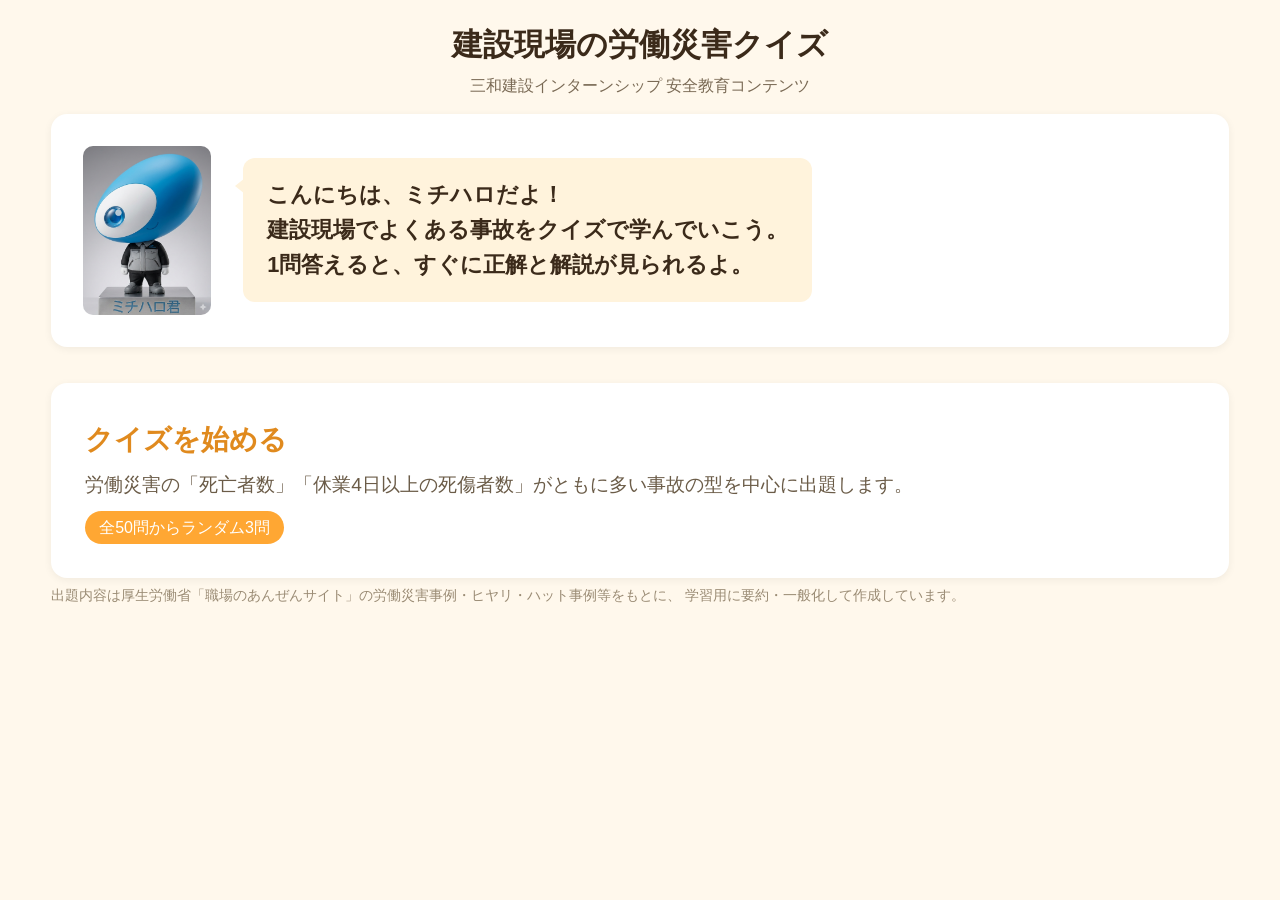
<file: index.html>
<!DOCTYPE html>
<html lang="ja">
<head>
<meta charset="UTF-8">
<meta name="viewport" content="width=device-width, initial-scale=1.0">
<title>建設現場の労働災害クイズ｜三和建設インターンシップ</title>
<link rel="stylesheet" href="css/style.css">
</head>
<body>
<div class="page">
  <header class="app-header">
    <h1>建設現場の労働災害クイズ</h1>
    <p>三和建設インターンシップ 安全教育コンテンツ</p>
  </header>

  <div class="mascot-intro">
    <img src="3Dミチハロ君.png" alt="ミチハロくん">
    <div class="speech-bubble">
      こんにちは、ミチハロだよ！<br>
      建設現場でよくある事故をクイズで学んでいこう。<br>
      1問答えると、すぐに正解と解説が見られるよ。
    </div>
  </div>

  <div class="mode-cards">
    <a class="mode-card" href="quiz.html">
      <h2>クイズを始める</h2>
      <p>労働災害の「死亡者数」「休業4日以上の死傷者数」がともに多い事故の型を中心に出題します。</p>
      <span class="count-badge">全50問からランダム3問</span>
    </a>
  </div>

  <p class="source-note">
    出題内容は厚生労働省「職場のあんぜんサイト」の労働災害事例・ヒヤリ・ハット事例等をもとに、
    学習用に要約・一般化して作成しています。
  </p>
</div>
</body>
</html>
</file>
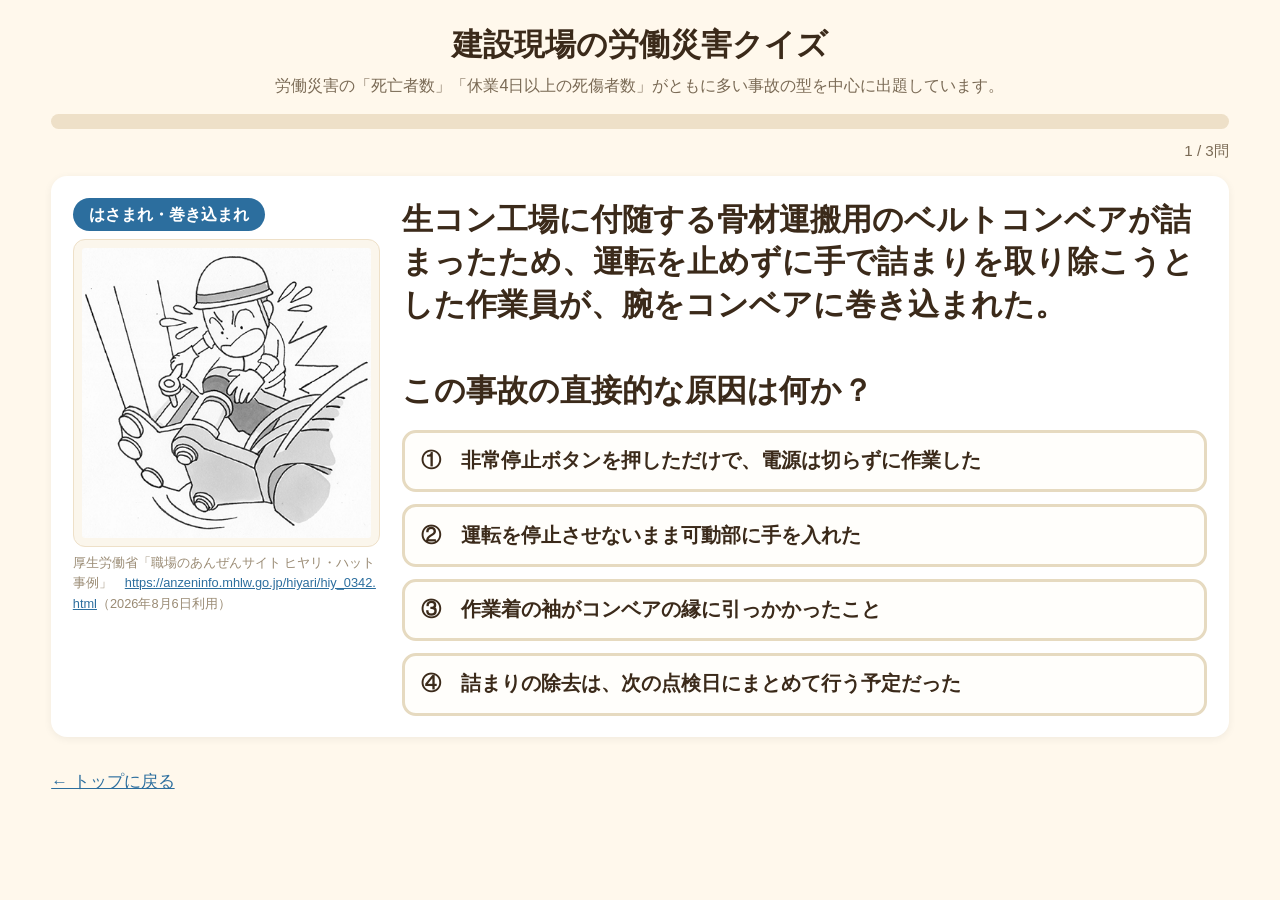
<file: answer.html>
<!DOCTYPE html>
<html lang="ja">
<head>
<meta charset="UTF-8">
<meta name="viewport" content="width=device-width, initial-scale=1.0">
<title>回答結果｜建設現場の労働災害クイズ</title>
<link rel="stylesheet" href="css/style.css">
</head>
<body>
<div class="page">
  <header class="app-header">
    <h1 id="setTitle">クイズ</h1>
    <p id="setDesc"></p>
  </header>

  <div id="quizArea">
    <div class="progress-bar"><div class="progress-bar-fill" id="progressFill"></div></div>
    <div class="progress-label" id="progressLabel"></div>

    <div class="question-card">
      <div class="card-media">
        <span class="category-tag" id="categoryTag"></span>
        <img class="question-image" id="questionImage" alt="">
        <p class="image-credit" id="imageCredit"></p>
      </div>
      <div class="card-content">
        <div id="answerView">
          <p class="question-recap" id="questionRecap"></p>
          <div class="judge-banner" id="judgeBanner"></div>
          <p class="answer-summary" id="answerSummary"></p>
          <div class="mascot-comment">
            <img id="mascotImage" src="3Dミチハロ君.png" alt="ミチハロくん">
            <div class="speech-bubble" id="explanationText"></div>
          </div>
          <p class="source-note" id="sourceNote"></p>
          <button class="next-btn" id="nextBtn">次の問題へ</button>
        </div>
      </div>
    </div>
  </div>

  <a class="back-link" href="index.html">← トップに戻る</a>
</div>

<script src="data/category_images.js"></script>
<script src="data/questions.js"></script>
<script src="js/storage.js"></script>
<script src="js/answer.js"></script>
</body>
</html>
</file>
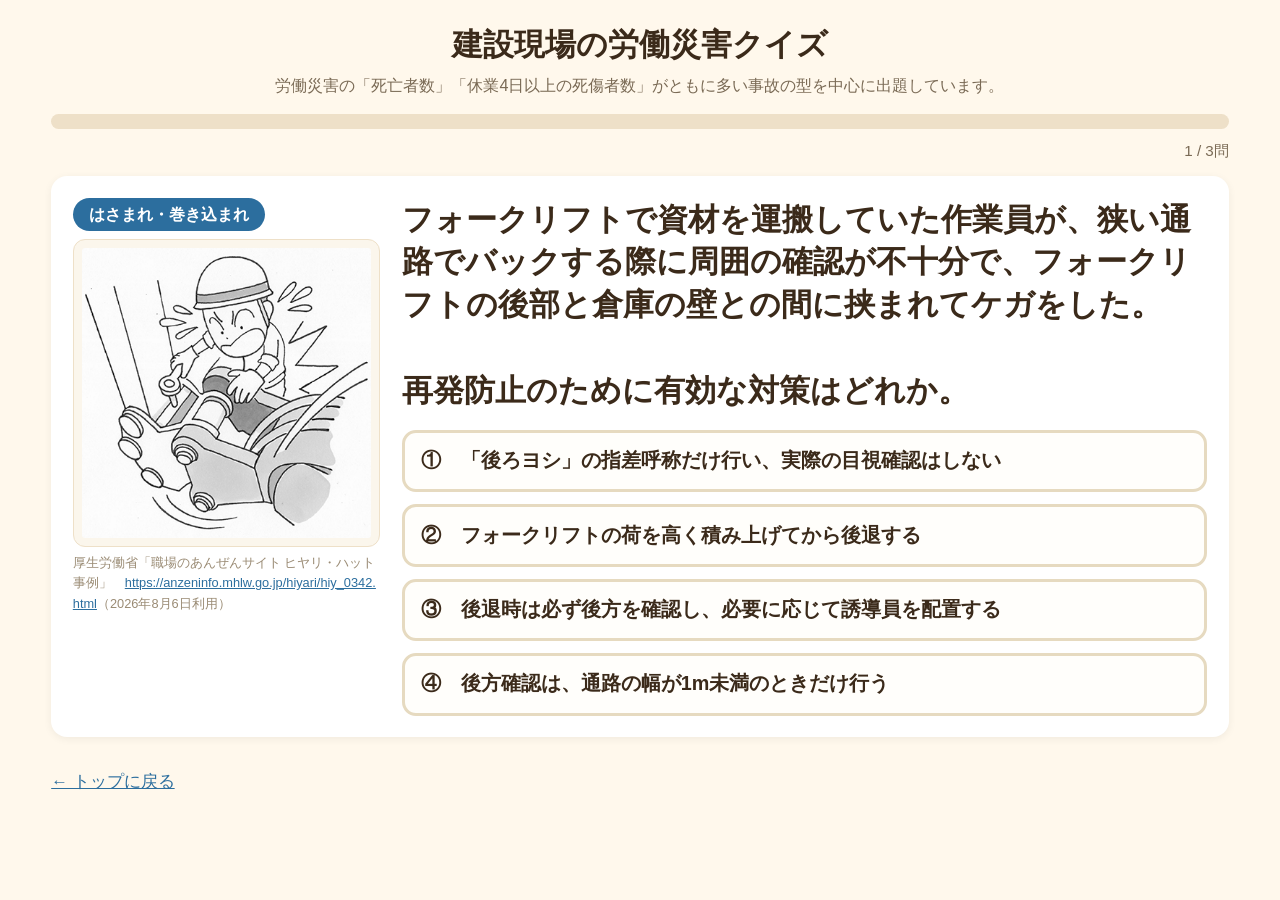
<file: quiz.html>
<!DOCTYPE html>
<html lang="ja">
<head>
<meta charset="UTF-8">
<meta name="viewport" content="width=device-width, initial-scale=1.0">
<title>クイズ｜建設現場の労働災害クイズ</title>
<link rel="stylesheet" href="css/style.css">
</head>
<body>
<div class="page">
  <header class="app-header">
    <h1 id="setTitle">クイズ</h1>
    <p id="setDesc"></p>
  </header>

  <div id="quizArea">
    <div class="progress-bar"><div class="progress-bar-fill" id="progressFill"></div></div>
    <div class="progress-label" id="progressLabel"></div>

    <div class="question-card">
      <div class="card-media">
        <span class="category-tag" id="categoryTag"></span>
        <img class="question-image" id="questionImage" alt="">
        <p class="image-credit" id="imageCredit"></p>
      </div>
      <div class="card-content">
        <div id="questionView">
          <p class="question-text" id="questionText"></p>
          <div class="choices" id="choices"></div>
        </div>
      </div>
    </div>
  </div>

  <div class="finish-screen" id="finishScreen" style="display:none;">
    <p>お疲れさまでした！</p>
    <p class="score" id="finalScore"></p>
    <a class="primary-btn" href="index.html">トップへ戻る</a>
    <div class="finish-mascot-walk" aria-hidden="true"></div>
  </div>

  <a class="back-link" href="index.html">← トップに戻る</a>
</div>

<script src="data/category_images.js"></script>
<script src="data/questions.js"></script>
<script src="js/storage.js"></script>
<script src="js/app.js"></script>
</body>
</html>
</file>
<file: css/style.css>
:root {
  --color-main: #FFA733;
  --color-main-dark: #E08A1E;
  --color-accent: #2C6E9E;
  --color-correct: #2E9E5B;
  --color-wrong: #D0453C;
  --color-bg: #FFF8EC;
  --color-card: #FFFFFF;
  --color-text: #3B2A1A;
  --radius: 16px;
}

* {
  box-sizing: border-box;
}

body {
  margin: 0;
  font-family: "Hiragino Kaku Gothic ProN", "Yu Gothic", "Meiryo", sans-serif;
  background: var(--color-bg);
  color: var(--color-text);
  line-height: 1.6;
}

.page {
  max-width: 1760px;
  width: 96%;
  margin: 0 auto;
  padding: clamp(10px, 1.6vmin, 24px) clamp(12px, 2vw, 32px) clamp(16px, 2vmin, 32px);
}

header.app-header {
  text-align: center;
  margin-bottom: clamp(10px, 1.6vmin, 20px);
}

header.app-header h1 {
  font-size: clamp(1.6rem, 3.4vmin, 2.6rem);
  margin: 6px 0 4px;
}

header.app-header p {
  margin: 0;
  font-size: clamp(1rem, 1.8vmin, 1.3rem);
  color: #7a6a55;
}

.mascot-intro {
  display: flex;
  align-items: center;
  gap: clamp(16px, 2.5vw, 32px);
  background: var(--color-card);
  border-radius: var(--radius);
  padding: clamp(16px, 2.5vw, 32px);
  margin-bottom: clamp(20px, 3vw, 36px);
  box-shadow: 0 2px 8px rgba(0,0,0,0.06);
}

.mascot-intro img {
  width: clamp(100px, 10vw, 160px);
  height: auto;
  flex-shrink: 0;
  border-radius: 10px;
}

.speech-bubble {
  position: relative;
  background: #FFF3DC;
  border-radius: 12px;
  padding: clamp(12px, 1.6vw, 20px) clamp(16px, 2vw, 24px);
  font-size: clamp(1.2rem, 1.7vw, 1.8rem);
  font-weight: 700;
}

.speech-bubble::before {
  content: "";
  position: absolute;
  left: -8px;
  top: 20px;
  border-width: 8px 10px 8px 0;
  border-style: solid;
  border-color: transparent #FFF3DC transparent transparent;
}

.mode-cards {
  display: grid;
  gap: 16px;
}

.mode-card {
  display: block;
  background: var(--color-card);
  border-radius: var(--radius);
  padding: clamp(20px, 2.5vw, 32px);
  text-decoration: none;
  color: var(--color-text);
  box-shadow: 0 2px 8px rgba(0,0,0,0.06);
  border: 2px solid transparent;
  transition: border-color 0.15s, transform 0.15s;
}

.mode-card:hover, .mode-card:focus-visible {
  border-color: var(--color-main);
  transform: translateY(-2px);
}

.mode-card h2 {
  margin: 0 0 8px;
  font-size: clamp(1.5rem, 2.2vw, 2.2rem);
  color: var(--color-main-dark);
}

.mode-card p {
  margin: 0;
  font-size: clamp(1.1rem, 1.5vw, 1.5rem);
  color: #6b5c48;
}

.mode-card .count-badge {
  display: inline-block;
  margin-top: 10px;
  font-size: clamp(1rem, 1.2vw, 1.3rem);
  background: var(--color-main);
  color: #fff;
  padding: 4px 14px;
  border-radius: 999px;
}

.progress-bar {
  height: clamp(10px, 1.2vw, 16px);
  background: #eee0c8;
  border-radius: 999px;
  overflow: hidden;
  margin-bottom: 10px;
}

.progress-bar-fill {
  height: 100%;
  background: var(--color-main);
  transition: width 0.2s;
}

.progress-label {
  font-size: clamp(0.95rem, 1.6vmin, 1.3rem);
  color: #7a6a55;
  text-align: right;
  margin-bottom: clamp(10px, 1.4vmin, 18px);
}

.question-card {
  display: flex;
  align-items: flex-start;
  gap: clamp(20px, 2.4vmin, 36px);
  background: var(--color-card);
  border-radius: var(--radius);
  padding: clamp(18px, 2.4vmin, 36px);
  box-shadow: 0 2px 8px rgba(0,0,0,0.06);
  margin-bottom: 16px;
}

.card-media {
  flex: 0 0 clamp(260px, 24vw, 380px);
  width: clamp(260px, 24vw, 380px);
}

.card-content {
  flex: 1;
  min-width: 0;
}

.category-tag {
  display: inline-block;
  font-size: clamp(0.95rem, 1.8vmin, 1.25rem);
  background: var(--color-accent);
  color: #fff;
  padding: 4px 16px;
  border-radius: 999px;
  margin-bottom: 8px;
  font-weight: bold;
}

.question-image {
  display: none;
  width: 100%;
  height: auto;
  margin: 0;
  border-radius: 12px;
  background: #FBF6EC;
  border: 1px solid #EEE0C8;
  padding: 8px;
  box-sizing: border-box;
}

.image-credit {
  display: none;
  font-size: clamp(0.8rem, 1.3vmin, 1rem);
  color: #9a8b74;
  text-align: left;
  margin: 6px 0 0;
  word-break: break-all;
}

@media (max-width: 720px) {
  .question-card {
    flex-direction: column;
  }
  .card-media {
    flex: none;
    width: 100%;
  }
}

.image-credit a {
  color: #2C6E9E;
}

.question-text {
  font-size: clamp(1.5rem, 3.4vmin, 2.3rem);
  font-weight: 700;
  line-height: 1.4;
  margin: 0 0 18px;
  white-space: pre-wrap;
}

.choices {
  display: grid;
  gap: 12px;
}

.choice-btn {
  text-align: left;
  padding: clamp(12px, 1.6vmin, 18px) clamp(16px, 1.8vmin, 22px);
  border-radius: 14px;
  border: 3px solid #e6dac0;
  background: #fffefb;
  font-size: clamp(1.15rem, 2.2vmin, 1.6rem);
  font-weight: 600;
  line-height: 1.4;
  cursor: pointer;
  color: var(--color-text);
}

.choice-btn:hover:not(:disabled) {
  border-color: var(--color-main);
}

.choice-btn:disabled {
  cursor: default;
}

.choice-btn.correct {
  background: #E8F7EE;
  border-color: var(--color-correct);
  font-weight: bold;
}

.choice-btn.wrong {
  background: #FBEAE8;
  border-color: var(--color-wrong);
}

#answerView {
  animation: fadein 0.2s ease-in;
}

@keyframes fadein {
  from { opacity: 0; transform: translateY(4px); }
  to { opacity: 1; transform: translateY(0); }
}

.question-recap {
  font-size: clamp(0.9rem, 1.5vmin, 1.15rem);
  color: #9a8b74;
  font-weight: 600;
  margin: 0 0 8px;
  white-space: pre-wrap;
}

.judge-banner {
  font-size: clamp(1.6rem, 4vmin, 2.6rem);
  font-weight: 800;
  text-align: center;
  padding: clamp(8px, 1.4vmin, 14px) 16px;
  border-radius: 16px;
  margin-bottom: 8px;
}

.judge-banner.correct {
  background: #E8F7EE;
  color: var(--color-correct);
}

.judge-banner.wrong {
  background: #FBEAE8;
  color: var(--color-wrong);
}

.answer-summary {
  margin: 0 0 4px;
}

.answer-summary .answer-yours {
  font-size: clamp(1.1rem, 2vmin, 1.5rem);
  color: #9a8b74;
  margin: 0 0 4px;
}

.answer-summary .answer-correct {
  font-size: clamp(1.3rem, 2.6vmin, 1.9rem);
  font-weight: 800;
  color: var(--color-correct);
  margin: 0 0 4px;
  line-height: 1.35;
}

.mascot-comment {
  display: flex;
  gap: clamp(10px, 1.3vmin, 14px);
  align-items: flex-start;
  margin-top: 6px;
}

.mascot-comment img {
  width: clamp(96px, 10.5vmin, 144px);
  height: auto;
  flex-shrink: 0;
  border-radius: 8px;
}

.mascot-comment .speech-bubble {
  font-size: clamp(1.1rem, 2.2vmin, 1.6rem);
  font-weight: 700;
  line-height: 1.4;
  padding: clamp(8px, 1.2vmin, 14px) clamp(12px, 1.6vmin, 18px);
  background: #FFF3DC;
  border: 1px solid #F3DFA8;
}

.mascot-comment .speech-bubble p {
  margin: 0;
}

.mascot-comment .speech-bubble p + p {
  margin-top: 0.5em;
}

.next-btn, .primary-btn {
  display: inline-block;
  margin-top: 16px;
  padding: clamp(12px, 1.6vmin, 18px) clamp(28px, 3vw, 40px);
  background: var(--color-main);
  color: #fff;
  border: none;
  border-radius: 999px;
  font-size: clamp(1.15rem, 2vmin, 1.6rem);
  font-weight: 700;
  cursor: pointer;
  text-decoration: none;
}

.next-btn:hover, .primary-btn:hover {
  background: var(--color-main-dark);
}

.source-note {
  margin-top: 6px;
  font-size: clamp(0.9rem, 1.4vmin, 1.1rem);
  color: #9a8b74;
}

.finish-screen {
  position: relative;
  overflow: hidden;
  text-align: center;
  background: var(--color-card);
  border-radius: var(--radius);
  padding: clamp(40px, 5vw, 72px) 20px;
  box-shadow: 0 2px 8px rgba(0,0,0,0.06);
}

.finish-screen p,
.finish-screen .primary-btn {
  position: relative;
  z-index: 1;
}

.finish-mascot-walk {
  --mw: clamp(320px, 50vw, 640px);
  position: absolute;
  top: 50%;
  left: 0;
  width: var(--mw);
  aspect-ratio: 1000 / 357;
  background-image: url("../assets/mascot-walk-banner.png");
  background-repeat: no-repeat;
  background-size: contain;
  animation: mascot-walk 9.5s linear infinite;
  pointer-events: none;
}

@keyframes mascot-walk {
  from { transform: translateY(-50%) translateX(100vw); }
  to { transform: translateY(-50%) translateX(calc(-50vw - var(--mw))); }
}

.finish-screen p {
  font-size: clamp(1.5rem, 2.2vw, 2.2rem);
  font-weight: 700;
}

.finish-screen .score {
  font-size: clamp(3.4rem, 6vw, 6rem);
  font-weight: 800;
  color: var(--color-main-dark);
  margin: 16px 0;
}

.back-link {
  display: inline-block;
  margin-top: 16px;
  font-size: clamp(1.05rem, 1.3vw, 1.3rem);
  color: var(--color-accent);
}
</file>
